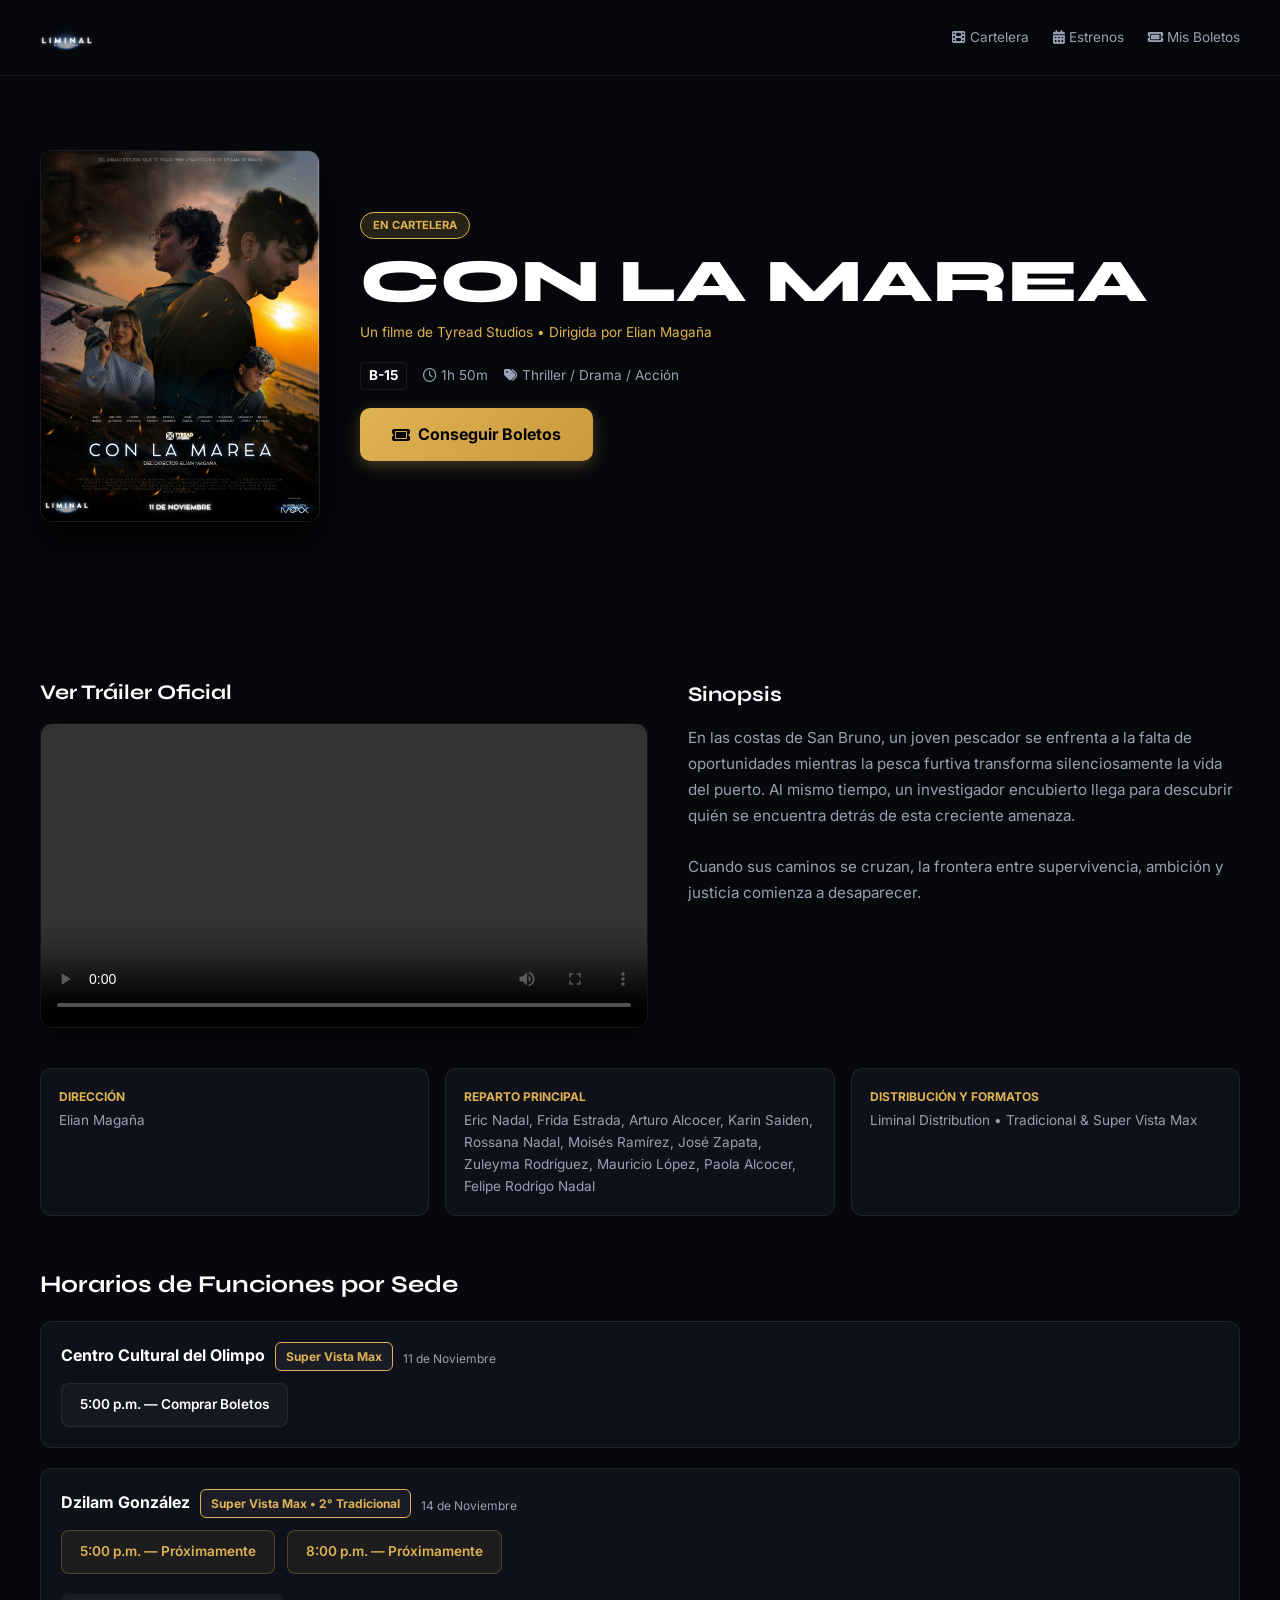
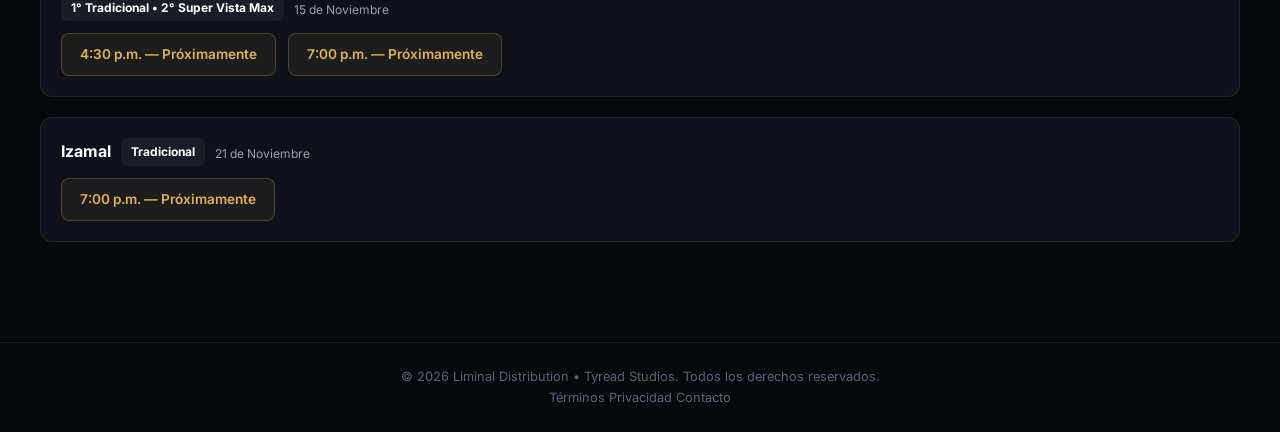
<file: index.html>
<!DOCTYPE html>
<html lang="es">
<head>
  <meta charset="UTF-8">
  <meta name="viewport" content="width=device-width, initial-scale=1.0">
  <title>Liminal Distribution - Con la Marea</title>
  <link rel="stylesheet" href="https://cdnjs.cloudflare.com/ajax/libs/font-awesome/6.4.0/css/all.min.css">
  <link rel="icon" type="image/png" href="img/icono.png">
  <link rel="stylesheet" href="style.css">
</head>
<body>
  <!-- HEADER -->
  <header class="header">
    <div class="container nav-container">
      <a href="index.html" class="logo-link">
        <img src="img/5.png" alt="Liminal Distribution" class="main-logo">
      </a>
      <nav class="nav-menu">
        <a href="#"><i class="fa-solid fa-film"></i> Cartelera</a>
        <a href="#"><i class="fa-solid fa-calendar-days"></i> Estrenos</a>
        <a href="#"><i class="fa-solid fa-ticket"></i> Mis Boletos</a>
      </nav>
    </div>
  </header>

  <!-- HERO SECTION -->
  <section class="hero-section">
    <video class="hero-video" autoplay loop muted playsinline>
      <source src="Videos/trailer.mp4" type="video/mp4">
      Tu navegador no soporta videos HTML5.
    </video>
    <div class="hero-overlay"></div>
    <div class="container hero-content">
      <div class="poster-wrapper">
        <img src="img/POSTER CON LA MAREA.jpeg" alt="Póster Con La Marea" class="poster-img">
      </div>
      <div class="movie-info">
        <span class="badge">EN CARTELERA</span>
        <h1 class="movie-title">CON LA MAREA</h1>
        <p class="studio-tag">Un filme de Tyread Studios • Dirigida por Elian Magaña</p>
        <div class="movie-meta">
          <span class="rating">B-15</span>
          <span><i class="fa-regular fa-clock"></i> 1h 50m</span>
          <span><i class="fa-solid fa-tags"></i> Thriller / Drama / Acción</span>
        </div>
        <a href="#horarios" class="btn-primary">
          <i class="fa-solid fa-ticket"></i> Conseguir Boletos
        </a>
      </div>
    </div>
  </section>

  <main class="container main-content">
    <!-- TRÁILER + SINOPSIS -->
    <section class="trailer-synopsis-grid">
      <div class="trailer-box">
        <h2>Ver Tráiler Oficial</h2>
        <div class="trailer-container">
          <video class="trailer-video" controls>
            <source src="Videos/trailer.mp4" type="video/mp4">
            Tu navegador no soporta la reproducción de video.
          </video>
        </div>
      </div>
      <div class="synopsis-box">
        <h2>Sinopsis</h2>
        <p class="synopsis-text">
          En las costas de San Bruno, un joven pescador se enfrenta a la falta de oportunidades mientras la pesca furtiva transforma silenciosamente la vida del puerto. Al mismo tiempo, un investigador encubierto llega para descubrir quién se encuentra detrás de esta creciente amenaza.<br><br>
          Cuando sus caminos se cruzan, la frontera entre supervivencia, ambición y justicia comienza a desaparecer.
        </p>
      </div>
    </section>

    <!-- CRÉDITOS -->
    <section class="movie-details">
      <div class="credits-grid">
        <div class="credit-item">
          <h3>Dirección</h3>
          <p>Elian Magaña</p>
        </div>
        <div class="credit-item">
          <h3>Reparto Principal</h3>
          <p>Eric Nadal, Frida Estrada, Arturo Alcocer, Karin Saiden, Rossana Nadal, Moisés Ramírez, José Zapata, Zuleyma Rodríguez, Mauricio López, Paola Alcocer, Felipe Rodrigo Nadal</p>
        </div>
        <div class="credit-item">
          <h3>Distribución y Formatos</h3>
          <p>Liminal Distribution • Tradicional & Super Vista Max</p>
        </div>
      </div>
    </section>

    <!-- HORARIOS & ENLACE DE COMPRA -->
    <section id="horarios" class="showtimes-section">
      <h2>Horarios de Funciones por Sede</h2>
      
      <div class="showtime-group">
        <div class="format-header">
          <h3>Centro Cultural del Olimpo</h3>
          <span class="format-tag imax">Super Vista Max</span>
          <span class="format-sub">11 de Noviembre</span>
        </div>
        <div class="showtime-list">
          <!-- ✅ ENLACE CORRECTO Y ASEGURADO -->
          <a href="asientos.html" class="time-slot" style="position:relative; z-index:999; cursor:pointer;">
            5:00 p.m. — Comprar Boletos
          </a>
        </div>
      </div>

      <div class="showtime-group">
        <div class="format-header">
          <h3>Dzilam González</h3>
          <span class="format-tag imax">Super Vista Max • 2° Tradicional</span>
          <span class="format-sub">14 de Noviembre</span>
        </div>
        <div class="showtime-list">
          <span class="time-slot soon">5:00 p.m. — Próximamente</span>
          <span class="time-slot soon">8:00 p.m. — Próximamente</span>
        </div>
        <div class="format-header" style="margin-top: 20px;">
          <span class="format-tag">1° Tradicional • 2° Super Vista Max</span>
          <span class="format-sub">15 de Noviembre</span>
        </div>
        <div class="showtime-list">
          <span class="time-slot soon">4:30 p.m. — Próximamente</span>
          <span class="time-slot soon">7:00 p.m. — Próximamente</span>
        </div>
      </div>

      <div class="showtime-group">
        <div class="format-header">
          <h3>Izamal</h3>
          <span class="format-tag">Tradicional</span>
          <span class="format-sub">21 de Noviembre</span>
        </div>
        <div class="showtime-list">
          <span class="time-slot soon">7:00 p.m. — Próximamente</span>
        </div>
      </div>
    </section>
  </main>

  <footer class="footer">
    <div class="container footer-content">
      <p>&copy; 2026 Liminal Distribution • Tyread Studios. Todos los derechos reservados.</p>
      <div class="footer-links">
        <a href="#">Términos</a>
        <a href="#">Privacidad</a>
        <a href="#">Contacto</a>
      </div>
    </div>
  </footer>
</body>
</html>
</file>
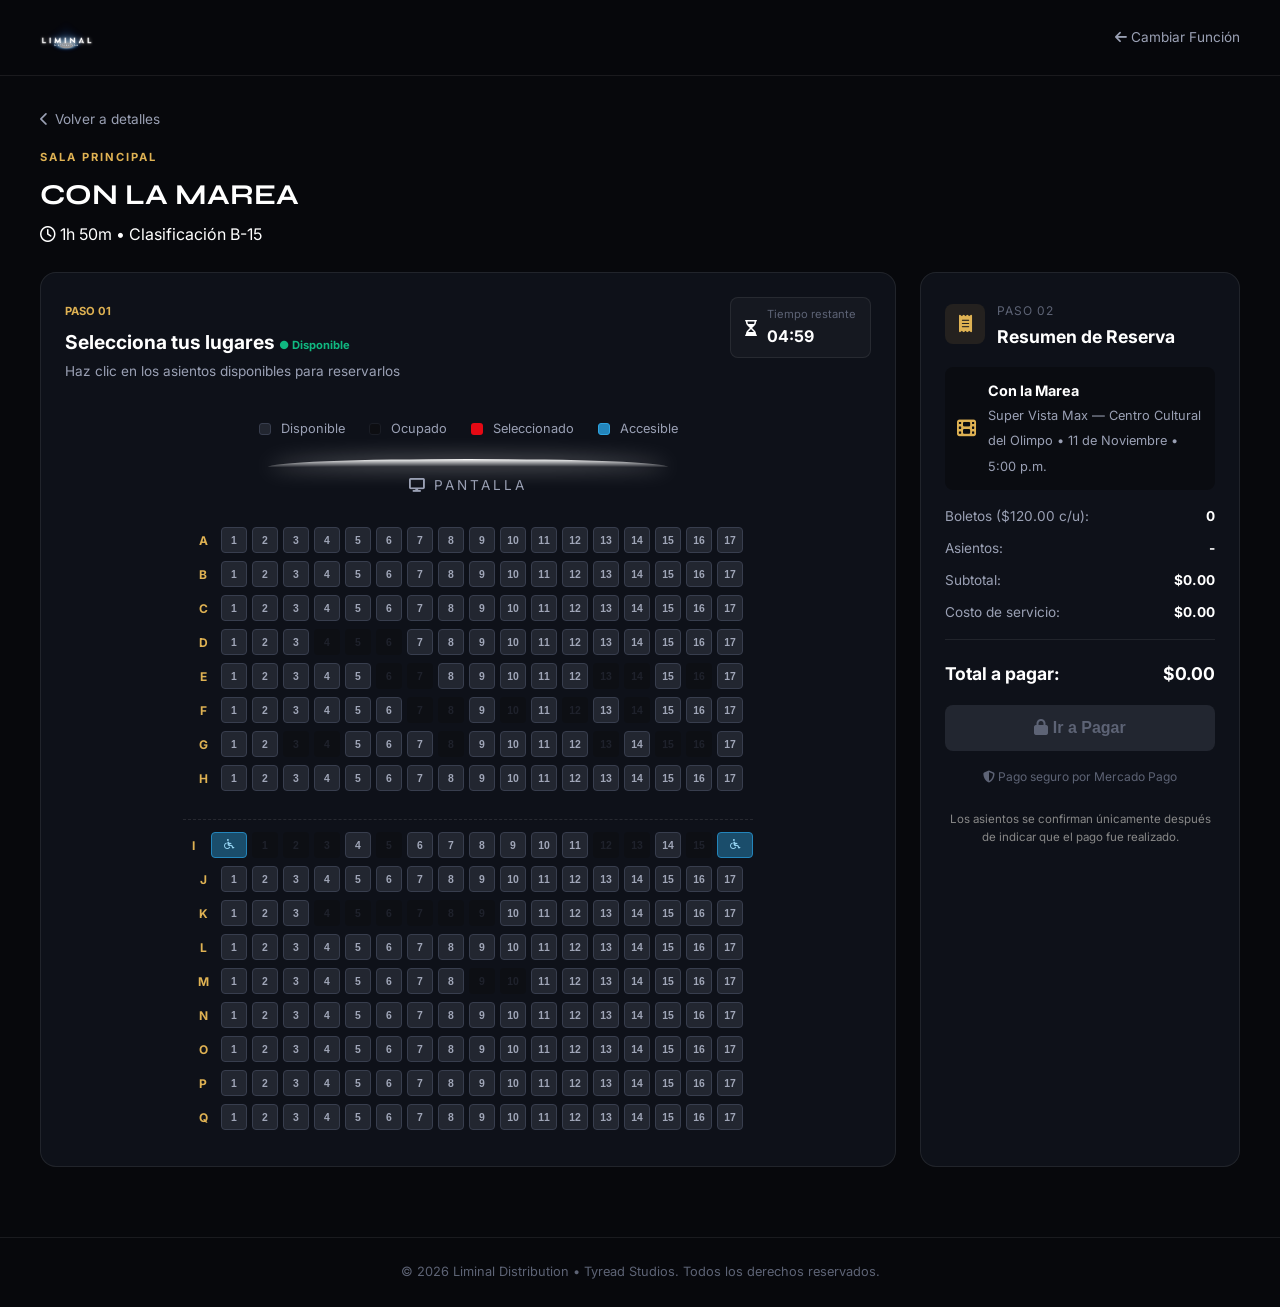
<file: asientos.html>
<!DOCTYPE html>
<html lang="es">
<head>
  <meta charset="UTF-8">
  <meta name="viewport" content="width=device-width, initial-scale=1.0">
  <title>Selección de Asientos - Con la Marea</title>
  <link rel="stylesheet" href="https://cdnjs.cloudflare.com/ajax/libs/font-awesome/6.4.0/css/all.min.css">
  <link rel="icon" type="image/png" href="img/icono.png">
  <link rel="stylesheet" href="style.css">
  <style>
    .ticket-modal {
      position: fixed;
      inset: 0;
      background: rgba(0,0,0,0.92);
      display: none;
      align-items: center;
      justify-content: center;
      z-index: 9999;
      padding: 20px;
      overflow-y: auto;
    }
    .ticket-modal.active { display: flex; }
    .ticket-card {
      background: #fff;
      width: 100%;
      max-width: 650px;
      padding: 40px 35px;
      position: relative;
    }
    .ticket-close {
      position: absolute;
      top: 12px;
      right: 15px;
      background: transparent;
      border: none;
      font-size: 1.5rem;
      cursor: pointer;
      color: #888;
      z-index: 10;
      transition: color 0.2s;
    }
    .ticket-close:hover { color: #000; }
    .ticket-top-logo { text-align: center; margin-bottom: 35px; }
    .ticket-top-logo h2 {
      font-size: 1.6rem;
      color: #334155;
      font-weight: 300;
      letter-spacing: 4px;
      text-transform: uppercase;
      margin: 0;
    }
    .ticket-movie {
      font-size: 2.8rem;
      font-weight: 700;
      letter-spacing: 2px;
      color: #d4af37;
      text-transform: uppercase;
      margin-bottom: 8px;
      text-align: center;
    }
    .ticket-credits {
      color: #666;
      font-size: 0.95rem;
      margin-bottom: 30px;
      text-align: center;
    }
    .ticket-grid {
      display: grid;
      grid-template-columns: 1fr 1fr 110px;
      gap: 22px 15px;
    }
    .ticket-label {
      font-size: 0.85rem;
      color: #999;
      text-transform: uppercase;
      letter-spacing: 1px;
      margin-bottom: 4px;
      display: block;
    }
    .ticket-value {
      font-size: 1.05rem;
      font-weight: 500;
      color: #111;
    }
    .ticket-qr-col {
      grid-row: span 4;
      text-align: center;
    }
    .ticket-qr-col i {
      font-size: 2.8rem;
      color: #111;
      margin-bottom: 6px;
    }
    .ticket-number { font-size: 0.8rem; color: #666; }
    .ticket-divider {
      margin: 30px -35px 20px;
      border-bottom: 1px dashed #ddd;
    }
    .ticket-footer-text {
      text-align: center;
      font-size: 0.85rem;
      color: #888;
      margin-top: 10px;
    }
    .ticket-hint {
      margin-top: 12px;
      font-size: 0.8rem;
      color: #666;
      text-align: center;
    }
    .confirm-modal {
      position: fixed;
      inset: 0;
      background: rgba(0,0,0,0.92);
      display: none;
      align-items: center;
      justify-content: center;
      z-index: 10000;
      padding: 20px;
    }
    .confirm-modal.active { display: flex; }
    .confirm-card {
      background: #fff;
      padding: 30px 25px;
      border-radius: 12px;
      max-width: 420px;
      width: 100%;
      text-align: center;
    }
    .confirm-card h3 {
      color: #111;
      margin-bottom: 12px;
      font-size: 1.3rem;
    }
    .confirm-card p {
      color: #666;
      margin-bottom: 24px;
      font-size: 0.95rem;
    }
    .confirm-buttons {
      display: flex;
      gap: 12px;
      flex-wrap: wrap;
      justify-content: center;
    }
    .confirm-btn-yes {
      background: #10b981;
      color: #fff;
      border: none;
      padding: 12px 24px;
      border-radius: 8px;
      font-weight: 600;
      cursor: pointer;
      transition: background 0.2s;
    }
    .confirm-btn-yes:hover { background: #059669; }
    .confirm-btn-no {
      background: #e5e7eb;
      color: #374151;
      border: none;
      padding: 12px 24px;
      border-radius: 8px;
      font-weight: 500;
      cursor: pointer;
      transition: background 0.2s;
    }
    .confirm-btn-no:hover { background: #d1d5db; }
    @media (max-width: 900px) {
      .lz-booking-layout { flex-direction: column !important; }
      .lz-map-card, .lz-summary-card { width: 100% !important; max-width: 100% !important; }
    }
    @media (max-width: 600px) {
      .ticket-grid { grid-template-columns: 1fr; }
      .ticket-card { padding: 25px 20px; }
      .ticket-divider { margin: 30px -20px; }
      .ticket-movie { font-size: 1.8rem; }
      .lz-seat { width: 28px !important; height: 28px !important; font-size: 0.7rem !important; }
      .lz-map-header { flex-wrap: wrap; gap: 12px; }
      .lz-timer { width: 100%; justify-content: flex-end; }
    }
    @media (max-width: 400px) {
      .lz-seat { width: 24px !important; height: 24px !important; font-size: 0.6rem !important; }
      .lz-row-label { min-width: 20px; font-size: 0.8rem; }
    }
    .cargando { opacity: 0.5; pointer-events: none; }
  </style>
</head>
<body>
  <header class="header">
    <div class="container nav-container">
      <a href="index.html" class="logo-link">
        <img src="img/5.png" alt="Liminal Distribution" class="main-logo">
      </a>
      <a href="index.html" class="back-link"><i class="fa-solid fa-arrow-left"></i> Cambiar Función</a>
    </div>
  </header>

  <main class="container lz-seat-page">
    <div class="lz-booking-header">
      <a href="index.html" class="back-btn"><i class="fa-solid fa-chevron-left"></i> Volver a detalles</a>
      <div class="lz-movie-heading">
        <span class="lz-eyebrow">SALA PRINCIPAL</span>
        <h1>CON LA MAREA</h1>
        <p><i class="fa-regular fa-clock"></i> 1h 50m • Clasificación B-15</p>
      </div>
    </div>

    <div class="lz-booking-layout">
      <div class="lz-map-card">
        <div class="lz-map-header">
          <div>
            <span class="lz-section-label">PASO 01</span>
            <h2>Selecciona tus lugares <span id="estadoConexion" style="font-size:0.7rem;color:#888;">(cargando...)</span></h2>
            <p>Haz clic en los asientos disponibles para reservarlos</p>
          </div>
          <div class="lz-timer">
            <i class="fa-regular fa-hourglass-half"></i>
            <div>
              <small>Tiempo restante</small>
              <strong id="timer">05:00</strong>
            </div>
          </div>
        </div>

        <div class="lz-seat-status">
          <div><span class="lz-status-dot available"></span> Disponible</div>
          <div><span class="lz-status-dot occupied"></span> Ocupado</div>
          <div><span class="lz-status-dot selected"></span> Seleccionado</div>
          <div><span class="lz-status-dot accessible"></span> Accesible</div>
        </div>

        <div class="lz-screen-zone">
          <div class="lz-screen"></div>
          <p class="lz-screen-text"><i class="fa-solid fa-display"></i> PANTALLA</p>
        </div>

        <div class="lz-theater-scroll">
          <div class="lz-theater-map" id="seatingGrid"></div>
        </div>
      </div>

      <aside class="lz-summary-card">
        <div class="lz-summary-heading">
          <div class="lz-summary-icon"><i class="fa-solid fa-receipt"></i></div>
          <div>
            <span>PASO 02</span>
            <h2>Resumen de Reserva</h2>
          </div>
        </div>

        <div class="lz-film-box">
          <div class="lz-film-icon"><i class="fa-solid fa-film"></i></div>
          <div>
            <strong>Con la Marea</strong>
            <span id="summaryDetails">Super Vista Max — Centro Cultural del Olimpo • 11 de Noviembre • 5:00 p.m.</span>
          </div>
        </div>

        <div class="lz-summary-list">
          <div class="lz-summary-row">
            <span>Boletos ($120.00 c/u):</span>
            <strong id="ticketCount">0</strong>
          </div>
          <div class="lz-summary-row">
            <span>Asientos:</span>
            <strong id="selectedSeatsList">-</strong>
          </div>
          <div class="lz-summary-row">
            <span>Subtotal:</span>
            <strong id="subtotal">$0.00</strong>
          </div>
          <div class="lz-summary-row">
            <span>Costo de servicio:</span>
            <strong id="serviceFeeText">$0.00</strong>
          </div>
        </div>

        <div class="lz-divider"></div>

        <div class="lz-total">
          <span>Total a pagar:</span>
          <strong id="totalPrice">$0.00</strong>
        </div>

        <button class="lz-pay-btn" id="payBtn" disabled>
          <i class="fa-solid fa-lock"></i> Ir a Pagar
        </button>
        <p class="lz-security"><i class="fa-solid fa-shield-halved"></i> Pago seguro por Mercado Pago</p>
        <p style="font-size:0.72rem;color:#888;margin-top:8px;text-align:center;">
          Los asientos se confirman únicamente después de indicar que el pago fue realizado.
        </p>
      </aside>
    </div>
  </main>

  <div class="confirm-modal" id="confirmModal">
    <div class="confirm-card">
      <h3>¿Ya realizaste el pago?</h3>
      <p>Una vez confirmado, se generará tu boleto. Asegúrate de haber completado el pago en la ventana de Mercado Pago.</p>
      <div class="confirm-buttons">
        <button class="confirm-btn-no" id="notPaidBtn">Aún no, seguir pagando</button>
        <button class="confirm-btn-yes" id="alreadyPaidBtn">✅ Sí, ya pagué — Generar boleto</button>
      </div>
    </div>
  </div>

  <div class="ticket-modal" id="ticketModal">
    <div class="ticket-card">
      <button class="ticket-close" id="closeTicket">&times;</button>
      <div id="ticketBody"></div>
    </div>
  </div>

  <footer class="footer">
    <p>© 2026 Liminal Distribution • Tyread Studios. Todos los derechos reservados.</p>
  </footer>

  <script>
    // ============== CONFIGURACIÓN ==============
    const PRECIO = 120;
    const CARGO_SERVICIO = 12;
    const ENLACE_PAGO = "https://mpago.la/141RkRB";
    const FUNCION = "Centro Cultural del Olimpo";
    const FECHA = "11 de Noviembre";
    const HORA = "5:00 p.m.";
    const FORMATO = "Super Vista Max";
    const ESTUDIO = "Tyread Studios • Dir. Elian Magaña";
    const TIEMPO_RESERVA = 300;
    const STORAGE_KEY = "liminal_con_la_marea_asientos";

    const filas = [
      ['A', 17], ['B', 17], ['C', 17], ['D', 17],
      ['E', 17], ['F', 17], ['G', 17], ['H', 17],
      ['I', 15, true], ['J', 17], ['K', 17], ['L', 17],
      ['M', 17], ['N', 17], ['O', 17], ['P', 17],
      ['Q', 17]
    ];

    const ocupadosFijos = [
      'D4', 'D5', 'D6', 'E6', 'E7', 'E13', 'E14', 'E16',
      'F7', 'F8', 'F10', 'F12', 'F14', 'G3', 'G4', 'G8',
      'G13', 'G15', 'G16', 'I1', 'I2', 'I3', 'I5', 'I12', 'I13', 'I15',
      'K4','K5','K6','K7','K8','K9',
      'M9', 'M10'
    ];

    let comprados = [];
    let todosOcupados = [];
    const mapa = document.getElementById('seatingGrid');
    let seleccionados = [];
    let pagoIniciado = false;
    let tiempoRestante = TIEMPO_RESERVA;
    let intervaloReloj = null;

    // ============== ALMACENAMIENTO LOCAL ==============
    function cargarDatosServidor() {
      try {
        const guardados = JSON.parse(localStorage.getItem(STORAGE_KEY) || '[]');
        comprados = Array.isArray(guardados) ? guardados : [];
        todosOcupados = [...ocupadosFijos, ...comprados];

        document.getElementById('estadoConexion').textContent = "● Disponible";
        document.getElementById('estadoConexion').style.color = "#10b981";
        return true;
      } catch (e) {
        console.error("Error al cargar asientos:", e);
        comprados = [];
        todosOcupados = [...ocupadosFijos];

        document.getElementById('estadoConexion').textContent = "⚠️ Modo local";
        document.getElementById('estadoConexion').style.color = "#f59e0b";
        return false;
      }
    }

    function guardarDatosServidor() {
      try {
        localStorage.setItem(STORAGE_KEY, JSON.stringify(comprados));
        todosOcupados = [...ocupadosFijos, ...comprados];
        return true;
      } catch (e) {
        console.error("Error al guardar asientos:", e);
        return false;
      }
    }

    function reservarSeleccionadosLocalmente() {
      const nuevos = seleccionados.filter(id => !comprados.includes(id));
      comprados = [...new Set([...comprados, ...nuevos])];
      return guardarDatosServidor();
    }

    function liberarSeleccionadosLocalmente() {
      comprados = comprados.filter(s => !seleccionados.includes(s));
      return guardarDatosServidor();
    }

    // ============== FUNCIONES DEL MAPA ==============
    function dibujarMapa() {
      mapa.innerHTML = '';
      
      filas.forEach(([letra, cantidad, accesible]) => {
        const filaDiv = document.createElement('div');
        filaDiv.className = 'lz-seat-row' + (letra === 'I' ? ' row-separator' : '');

        const etiqueta = document.createElement('span');
        etiqueta.className = 'lz-row-label';
        etiqueta.textContent = letra;
        filaDiv.appendChild(etiqueta);

        const grupo = document.createElement('div');
        grupo.className = 'lz-seat-group';

        if (accesible) grupo.appendChild(crearBoton('I-IZQ', true));
        for (let n = 1; n <= cantidad; n++) {
          const id = `${letra}${n}`;
          grupo.appendChild(crearBoton(id, false));
        }
        if (accesible) grupo.appendChild(crearBoton('I-DER', true));

        filaDiv.appendChild(grupo);
        mapa.appendChild(filaDiv);
      });
    }

    function crearBoton(id, esAccesible) {
      const btn = document.createElement('button');
      btn.className = 'lz-seat' + (esAccesible ? ' lz-seat-accessible' : '');
      btn.innerHTML = esAccesible ? '<i class="fa-solid fa-wheelchair"></i>' : id.replace(/[A-Z-]/g, '');
      btn.dataset.seat = id;

      if (todosOcupados.includes(id)) {
        btn.classList.add('occupied');
        btn.disabled = true;
      } else {
        if (seleccionados.includes(id)) {
          btn.classList.add('selected');
        }
        btn.addEventListener('click', () => alternar(btn, id));
      }
      return btn;
    }

    function alternar(boton, id) {
      if (pagoIniciado) {
        alert('⚠️ Hay un proceso de pago activo. Si deseas cambiar de asientos, presiona "Aún no, seguir pagando" en el modal.');
        return;
      }
      
      if (boton.classList.contains('selected')) {
        boton.classList.remove('selected');
        seleccionados = seleccionados.filter(s => s !== id);
      } else {
        boton.classList.add('selected');
        seleccionados.push(id);
      }
      actualizarResumen();
    }

    function actualizarResumen() {
      const cantidad = seleccionados.length;
      const subtotal = cantidad * PRECIO;
      const cargo = cantidad > 0 ? CARGO_SERVICIO : 0;
      const total = subtotal + cargo;

      document.getElementById('ticketCount').textContent = cantidad;
      document.getElementById('selectedSeatsList').textContent = cantidad ? seleccionados.join(', ') : '-';
      document.getElementById('subtotal').textContent = `$${subtotal.toFixed(2)}`;
      document.getElementById('serviceFeeText').textContent = `$${cargo.toFixed(2)}`;
      document.getElementById('totalPrice').textContent = `$${total.toFixed(2)}`;

      const btnPagar = document.getElementById('payBtn');
      btnPagar.disabled = !cantidad || pagoIniciado;
      btnPagar.classList.toggle('active', cantidad > 0 && !pagoIniciado);
    }

    function datosBoleto() {
      if (!seleccionados.length) return null;
      const primera = seleccionados[0];
      const fila = primera.replace(/\d|-/g, '').charAt(0);
      const asientos = seleccionados.map(s => s.replace(/[A-Z-]/g, '')).join(', ');
      return {
        pelicula: 'CON LA MAREA',
        funcion: FUNCION,
        fecha: FECHA,
        hora: HORA,
        formato: FORMATO,
        fila: fila,
        asientos: asientos,
        numero: Math.floor(Math.random() * 900000) + 100000,
        estudio: ESTUDIO
      };
    }

    function dibujarBoleto(datos) {
      document.getElementById('ticketBody').innerHTML = `
        <div class="ticket-top-logo"><h2>SUPER VISTA MAX</h2></div>
        <h1 class="ticket-movie">${datos.pelicula}</h1>
        <p class="ticket-credits">${datos.estudio}</p>
        <div class="ticket-grid">
          <div>
            <span class="ticket-label">Función</span>
            <div class="ticket-value">${datos.funcion}</div>
          </div>
          <div>
            <span class="ticket-label">Fecha</span>
            <div class="ticket-value">${datos.fecha}</div>
          </div>
          <div class="ticket-qr-col">
            <i class="fa-solid fa-qrcode"></i>
            <div class="ticket-number">Nº ${datos.numero}</div>
          </div>
          <div>
            <span class="ticket-label">Hora</span>
            <div class="ticket-value">${datos.hora}</div>
          </div>
          <div>
            <span class="ticket-label">Formato</span>
            <div class="ticket-value">${datos.formato}</div>
          </div>
          <div>
            <span class="ticket-label">Fila</span>
            <div class="ticket-value">${datos.fila}</div>
          </div>
          <div>
            <span class="ticket-label">Asientos</span>
            <div class="ticket-value">${datos.asientos}</div>
          </div>
        </div>
        <div class="ticket-divider"></div>
        <p class="ticket-footer-text">Presenta este boleto en la entrada • Liminal Distribution © 2026</p>
        <p class="ticket-hint">📸 Toma captura de pantalla como comprobante</p>
      `;
      document.getElementById('confirmModal').classList.remove('active');
      document.getElementById('ticketModal').classList.add('active');
    }

    function reiniciarReloj() {
      if (intervaloReloj) clearInterval(intervaloReloj);
      tiempoRestante = TIEMPO_RESERVA;
      actualizarRelojVisual();
      intervaloReloj = setInterval(() => {
        if (tiempoRestante > 0) {
          tiempoRestante--;
          actualizarRelojVisual();
        }
      }, 1000);
    }

    function actualizarRelojVisual() {
      const m = String(Math.floor(tiempoRestante / 60)).padStart(2, '0');
      const s = String(tiempoRestante % 60).padStart(2, '0');
      document.getElementById('timer').textContent = `${m}:${s}`;
    }

    // ============== EVENTOS ==============
    document.getElementById('payBtn').addEventListener('click', () => {
      if (!seleccionados.length || pagoIniciado) return;

      pagoIniciado = true;
      
      // Reservar de inmediato los asientos para evitar doble selección
      reservarSeleccionadosLocalmente();
      dibujarMapa();
      actualizarResumen();

      // Abrir pasarela de pago en nueva pestaña
      window.open(ENLACE_PAGO, '_blank');
      
      // Mostrar modal de confirmación
      document.getElementById('confirmModal').classList.add('active');
    });

    document.getElementById('alreadyPaidBtn').addEventListener('click', () => {
      if (!pagoIniciado || !seleccionados.length) {
        alert("Debes iniciar el proceso de pago antes de generar el boleto.");
        return;
      }

      const datos = datosBoleto();
      dibujarBoleto(datos);

      pagoIniciado = false;
      seleccionados = [];
      actualizarResumen();
      reiniciarReloj();
    });

    document.getElementById('notPaidBtn').addEventListener('click', () => {
      document.getElementById('confirmModal').classList.remove('active');

      // Liberar asientos guardados temporalmente
      liberarSeleccionadosLocalmente();
      pagoIniciado = false;
      
      dibujarMapa();
      actualizarResumen();
    });

    document.getElementById('closeTicket').addEventListener('click', () => {
      document.getElementById('ticketModal').classList.remove('active');
    });

    // Sincronización entre pestañas
    setInterval(() => {
      if (pagoIniciado) return;
      cargarDatosServidor();
      dibujarMapa();
    }, 8000);

    window.addEventListener('storage', (event) => {
      if (event.key === STORAGE_KEY && !pagoIniciado) {
        cargarDatosServidor();
        dibujarMapa();
      }
    });

    // ============== INICIO ==============
    (async () => {
      cargarDatosServidor();
      dibujarMapa();
      reiniciarReloj();
    })();
  </script>
</body>
</html>
</file>
<file: style.css>
/* =========================================================
   LIMINAL DISTRIBUTION - ESTILOS ELEGANTES Y CINEMATOGRÁFICOS
========================================================= */
@import url('https://fonts.googleapis.com/css2?family=Inter:wght@300;400;500;600;700&family=Syne:wght@700;800;900&display=swap');

:root {
  --bg-dark: #07080c;
  --bg-card: rgba(16, 19, 27, 0.9);
  --bg-card-hover: #1b202e;
  
  --text-main: #ffffff;
  --text-muted: #9aa0b4;
  --text-dim: #5d6375;
  
  --primary: #e50914;
  --primary-hover: #ff1f2a;
  --primary-glow: rgba(229, 9, 20, 0.4);
  
  --gold: #dfb253;
  --gold-glow: rgba(223, 178, 83, 0.25);
  
  --border-subtle: rgba(255, 255, 255, 0.08);
  --font-heading: 'Syne', sans-serif;
  --font-body: 'Inter', sans-serif;
}

* {
  box-sizing: border-box;
  margin: 0;
  padding: 0;
}

body {
  background-color: var(--bg-dark);
  color: var(--text-main);
  font-family: var(--font-body);
  line-height: 1.6;
  -webkit-font-smoothing: antialiased;
}

a {
  color: inherit;
  text-decoration: none;
}

.container {
  width: min(1200px, calc(100% - 32px));
  margin: 0 auto;
}

/* HEADER & LOGO */
.header {
  position: sticky;
  top: 0;
  z-index: 100;
  background: rgba(7, 8, 12, 0.92);
  backdrop-filter: blur(16px);
  border-bottom: 1px solid var(--border-subtle);
}

.nav-container {
  min-height: 75px;
  display: flex;
  align-items: center;
  justify-content: space-between;
}

.main-logo {
  max-height: 42px;
  width: auto;
  display: block;
  object-fit: contain;
}

.nav-menu {
  display: flex;
  gap: 24px;
}

.nav-menu a, .back-link {
  color: var(--text-muted);
  font-size: 0.85rem;
  transition: color 0.2s ease;
}

.nav-menu a:hover, .back-link:hover {
  color: var(--gold);
}

/* HERO SECTION CON VIDEO DE FONDO */
.hero-section {
  position: relative;
  min-height: 520px;
  display: flex;
  align-items: center;
  overflow: hidden;
}

.hero-video {
  position: absolute;
  top: 50%;
  left: 50%;
  min-width: 100%;
  min-height: 100%;
  width: auto;
  height: auto;
  z-index: 0;
  transform: translate(-50%, -50%);
  object-fit: cover;
  filter: brightness(0.4) contrast(1.1);
}

.hero-overlay {
  position: absolute;
  inset: 0;
  z-index: 1;
  background: linear-gradient(180deg, rgba(7,8,12,0.4) 0%, rgba(7,8,12,0.7) 60%, var(--bg-dark) 100%);
}

.hero-content {
  position: relative;
  z-index: 2;
  display: grid;
  grid-template-columns: 280px 1fr;
  gap: 40px;
  align-items: center;
  padding: 60px 0;
}

.poster-wrapper {
  max-width: 280px;
  width: 100%;
  border-radius: 12px;
  overflow: hidden;
  box-shadow: 0 20px 40px rgba(0, 0, 0, 0.8);
  border: 1px solid var(--border-subtle);
}

.poster-img {
  width: 100%;
  height: auto;
  display: block;
  object-fit: cover;
}

.badge {
  display: inline-block;
  padding: 4px 12px;
  background: rgba(223, 178, 83, 0.15);
  border: 1px solid var(--gold);
  border-radius: 20px;
  color: var(--gold);
  font-size: 0.7rem;
  font-weight: 700;
  text-transform: uppercase;
}

.movie-title {
  font-family: var(--font-heading);
  font-size: clamp(2.2rem, 5vw, 3.8rem);
  font-weight: 800;
  line-height: 1.1;
  color: #ffffff;
  margin-top: 10px;
  text-shadow: 0 2px 10px rgba(0,0,0,0.5);
}

.studio-tag {
  color: var(--gold);
  font-size: 0.85rem;
  margin-top: 6px;
}

.movie-meta {
  display: flex;
  align-items: center;
  gap: 16px;
  margin: 18px 0;
  color: var(--text-muted);
  font-size: 0.85rem;
  flex-wrap: wrap;
}

.rating {
  padding: 2px 8px;
  border: 1px solid var(--border-subtle);
  border-radius: 4px;
  color: #fff;
  font-weight: 700;
}

.btn-primary {
  display: inline-flex;
  align-items: center;
  gap: 8px;
  padding: 12px 28px;
  background: var(--primary);
  color: #fff;
  border-radius: 8px;
  font-weight: 700;
  transition: all 0.25s ease;
  border: none;
  cursor: pointer;
  font-size: 1rem;
}

.btn-primary:hover {
  background: var(--primary-hover);
  transform: translateY(-2px);
  box-shadow: 0 6px 20px var(--primary-glow);
}

/* CONTENIDO Y HORARIOS */
.main-content {
  padding: 40px 0;
}

.main-content h2 {
  font-family: var(--font-heading);
  font-size: 1.5rem;
  margin-bottom: 16px;
  color: #fff;
}

.synopsis-text {
  color: var(--text-muted);
  font-size: 0.95rem;
  max-width: 800px;
  line-height: 1.7;
}

.credits-grid {
  display: grid;
  grid-template-columns: repeat(auto-fit, minmax(220px, 1fr));
  gap: 16px;
  margin-top: 24px;
}

.credit-item {
  padding: 18px;
  background: var(--bg-card);
  border: 1px solid var(--border-subtle);
  border-radius: 12px;
}

.credit-item h3 {
  color: var(--gold);
  font-size: 0.75rem;
  text-transform: uppercase;
  margin-bottom: 4px;
}

.credit-item p {
  color: var(--text-muted);
  font-size: 0.85rem;
}

.showtimes-section {
  margin-top: 50px;
}

.showtime-group {
  padding: 20px;
  background: var(--bg-card);
  border: 1px solid var(--border-subtle);
  border-radius: 12px;
  margin-bottom: 20px;
}

.format-header {
  display: flex;
  align-items: center;
  gap: 10px;
  flex-wrap: wrap;
}

.format-header h3 {
  font-size: 1rem;
}

.format-tag {
  display: inline-block;
  padding: 4px 10px;
  background: rgba(255, 255, 255, 0.05);
  border-radius: 6px;
  font-size: 0.75rem;
  font-weight: 700;
}

.format-tag.imax {
  color: var(--gold);
  border: 1px solid var(--gold);
}

.format-sub {
  display: block;
  color: var(--text-muted);
  font-size: 0.75rem;
  margin-top: 4px;
}

.showtime-list {
  display: flex;
  gap: 12px;
  margin-top: 12px;
  flex-wrap: wrap;
}

.time-slot {
  padding: 10px 18px;
  background: #151821;
  border: 1px solid var(--border-subtle);
  border-radius: 8px;
  font-size: 0.85rem;
  font-weight: 600;
  transition: all 0.2s ease;
}

.time-slot:hover {
  background: var(--primary);
  border-color: var(--primary);
}

/* =========================================================
   MAPA DE ASIENTOS — AJUSTADO AL PLANO FÍSICO
========================================================= */
.lz-seat-page {
  padding: 30px 0;
}

.lz-booking-header {
  margin-bottom: 24px;
}

.back-btn {
  color: var(--text-muted);
  font-size: 0.85rem;
  display: inline-flex;
  align-items: center;
  gap: 6px;
  margin-bottom: 12px;
}

.back-btn:hover {
  color: var(--gold);
}

.lz-movie-heading h1 {
  font-family: var(--font-heading);
  font-size: 1.8rem;
  margin: 4px 0;
}

.lz-eyebrow {
  color: var(--gold);
  font-size: 0.7rem;
  font-weight: 700;
  letter-spacing: 2px;
  text-transform: uppercase;
}

.lz-booking-layout {
  display: grid;
  grid-template-columns: 1fr 320px;
  gap: 24px;
}

.lz-map-card {
  background: var(--bg-card);
  border: 1px solid var(--border-subtle);
  border-radius: 16px;
  padding: 24px;
  display: flex;
  flex-direction: column;
}

.lz-map-header {
  display: flex;
  justify-content: space-between;
  align-items: flex-start;
  flex-wrap: wrap;
  gap: 16px;
  margin-bottom: 16px;
}

.lz-section-label {
  color: var(--gold);
  font-size: 0.7rem;
  font-weight: 700;
  text-transform: uppercase;
}

.lz-map-card h2 {
  font-size: 1.2rem;
  margin: 4px 0;
}

.lz-map-card p {
  font-size: 0.85rem;
  color: var(--text-muted);
}

.lz-timer {
  display: flex;
  align-items: center;
  gap: 10px;
  padding: 8px 14px;
  background: rgba(255,255,255,0.03);
  border: 1px solid var(--border-subtle);
  border-radius: 8px;
  white-space: nowrap;
}

.lz-timer small {
  display: block;
  font-size: 0.7rem;
  color: var(--text-dim);
}

.lz-seat-status {
  display: flex;
  justify-content: center;
  gap: 24px;
  margin: 20px 0;
  font-size: 0.8rem;
  color: var(--text-muted);
  flex-wrap: wrap;
}

.lz-status-dot {
  display: inline-block;
  width: 12px;
  height: 12px;
  border-radius: 3px;
  margin-right: 6px;
  vertical-align: middle;
}

.lz-status-dot.available { background: #222630; border: 1px solid #383e4e; }
.lz-status-dot.selected { background: var(--primary); }
.lz-status-dot.occupied { background: #0d0e12; border: 1px solid #1a1d25; }

/* ESCENARIO / PANTALLA */
.lz-screen-zone {
  text-align: center;
  margin-bottom: 30px;
}

.lz-screen {
  height: 8px;
  background: linear-gradient(180deg, #ffffff 0%, rgba(255,255,255,0.1) 100%);
  border-radius: 50% 50% 0 0 / 100% 100% 0 0;
  box-shadow: 0 0 20px rgba(255,255,255,0.5);
  max-width: 400px;
  margin: 0 auto;
}

.lz-screen-text {
  font-size: 0.65rem;
  letter-spacing: 3px;
  color: var(--text-dim);
  margin-top: 8px;
}

/* MAPA DE ASIENTOS */
.lz-theater-scroll {
  width: 100%;
  overflow-x: auto;
  padding-bottom: 12px;
}

.lz-theater-map {
  display: flex;
  flex-direction: column;
  align-items: center;
  gap: 8px;
  min-width: 580px;
  margin: 0 auto;
}

.lz-seat-row {
  display: flex;
  align-items: center;
  gap: 8px;
}

/* Separación visual después de la fila I */
.lz-seat-row.row-separator {
  margin-top: 20px;
  padding-top: 12px;
  border-top: 1px dashed rgba(255, 255, 255, 0.1);
}

.lz-row-label {
  width: 20px;
  color: var(--gold);
  font-size: 0.75rem;
  font-weight: 700;
  text-align: center;
  flex-shrink: 0;
}

.lz-seat-group {
  display: flex;
  gap: 5px;
}

/* Asiento individual */
.lz-seat {
  width: 26px;
  height: 26px;
  background-color: #222630;
  border: 1px solid #383e4e;
  border-radius: 4px;
  color: #a0a6b8;
  font-size: 0.65rem;
  font-weight: 600;
  cursor: pointer;
  display: inline-flex;
  align-items: center;
  justify-content: center;
  transition: all 0.15s ease;
  flex-shrink: 0;
}

.lz-seat:hover:not(:disabled) {
  border-color: var(--gold);
  color: #fff;
  transform: scale(1.08);
}

.lz-seat.selected {
  background-color: var(--primary);
  border-color: #ff4d55;
  color: #fff;
  box-shadow: 0 0 8px var(--primary-glow);
}

.lz-seat.occupied {
  background-color: #0d0e12;
  border-color: transparent;
  color: #2a2d38;
  cursor: not-allowed;
  opacity: 0.6;
}

/* BOTÓN LIMPIAR */
.lz-map-footer {
  margin-top: 20px;
  display: flex;
  justify-content: flex-start;
}

.lz-clear-btn {
  display: inline-flex;
  align-items: center;
  gap: 8px;
  padding: 8px 16px;
  background: rgba(255, 255, 255, 0.04);
  border: 1px solid var(--border-subtle);
  border-radius: 6px;
  color: var(--text-muted);
  font-size: 0.8rem;
  font-weight: 500;
  cursor: pointer;
  transition: all 0.2s ease;
}

.lz-clear-btn:hover {
  background: rgba(255, 255, 255, 0.08);
  color: #fff;
  border-color: rgba(255, 255, 255, 0.2);
}

/* RESUMEN */
.lz-summary-card {
  background: var(--bg-card);
  border: 1px solid var(--border-subtle);
  border-radius: 16px;
  padding: 24px;
  display: flex;
  flex-direction: column;
  gap: 16px;
  position: sticky;
  top: 90px;
}

.lz-summary-heading {
  display: flex;
  align-items: center;
  gap: 12px;
}

.lz-summary-icon {
  width: 40px;
  height: 40px;
  background: rgba(223, 178, 83, 0.1);
  color: var(--gold);
  border-radius: 8px;
  display: flex;
  align-items: center;
  justify-content: center;
  font-size: 1.1rem;
}

.lz-summary-heading span {
  font-size: 0.75rem;
  color: var(--text-dim);
  text-transform: uppercase;
  letter-spacing: 1px;
}

.lz-summary-card h2 {
  font-size: 1.1rem;
}

.lz-film-box {
  display: flex;
  align-items: center;
  gap: 12px;
  padding: 12px;
  background: rgba(0,0,0,0.3);
  border-radius: 8px;
}

.lz-film-icon {
  color: var(--gold);
  font-size: 1.2rem;
}

.lz-film-box strong {
  display: block;
  font-size: 0.9rem;
}

.lz-film-box span {
  font-size: 0.8rem;
  color: var(--text-muted);
}

.lz-summary-list {
  display: flex;
  flex-direction: column;
  gap: 10px;
}

.lz-summary-row {
  display: flex;
  justify-content: space-between;
  font-size: 0.85rem;
  color: var(--text-muted);
}

.lz-summary-row strong {
  color: #fff;
}

.lz-divider {
  height: 1px;
  background: var(--border-subtle);
}

.lz-total {
  display: flex;
  justify-content: space-between;
  align-items: center;
  font-size: 1.1rem;
  font-weight: 700;
  padding-top: 4px;
}

.lz-pay-btn {
  width: 100%;
  padding: 14px;
  border: none;
  border-radius: 8px;
  background: #222630;
  color: var(--text-dim);
  font-weight: 700;
  cursor: not-allowed;
  transition: all 0.2s ease;
  font-size: 1rem;
}

.lz-pay-btn.active {
  background: var(--primary);
  color: #fff;
  cursor: pointer;
}

.lz-pay-btn.active:hover {
  background: var(--primary-hover);
  box-shadow: 0 4px 15px var(--primary-glow);
  transform: translateY(-1px);
}

.lz-security {
  text-align: center;
  font-size: 0.75rem;
  color: var(--text-dim);
}

/* RESPONSIVE */
@media (max-width: 850px) {
  .lz-booking-layout {
    grid-template-columns: 1fr;
  }
  .lz-summary-card {
    position: static;
  }
}
/* =========================================================
   ESTILOS PARA ASIENTOS ACCESIBLES
========================================================= */
.lz-status-dot.accessible { 
  background: #2385bb; 
  border: 1px solid #2ea4e0; 
}

.lz-seat-accessible {
  background-color: #1a4d6b;
  border-color: #2385bb;
  color: #94d2f0;
  width: 36px;
}

.lz-seat-accessible:hover:not(:disabled) {
  border-color: #5ac8fa;
  color: #fff;
  transform: scale(1.08);
}

.lz-seat-accessible.selected {
  background-color: #2385bb;
  border-color: #5ac8fa;
  color: #fff;
  box-shadow: 0 0 8px rgba(90, 200, 250, 0.4);
}

/* Botón de pago como enlace */
a.lz-pay-btn {
  text-decoration: none;
  display: inline-flex;
  align-items: center;
  justify-content: center;
  gap: 8px;
}

a.lz-pay-btn:disabled {
  pointer-events: none;
}
/* =========================================================
   PIE DE PÁGINA
========================================================= */
.footer {
  text-align: center;
  padding: 24px 0;
  margin-top: 40px;
  border-top: 1px solid var(--border-subtle);
  color: var(--text-dim);
  font-size: 0.8rem;
}

/* Asientos accesibles */
.lz-status-dot.accessible { 
  background: #2385bb; 
  border: 1px solid #2ea4e0; 
}

.lz-seat-accessible {
  background-color: #1a4d6b;
  border-color: #2385bb;
  color: #94d2f0;
  width: 36px;
}

.lz-seat-accessible:hover:not(:disabled) {
  border-color: #5ac8fa;
  color: #fff;
  transform: scale(1.08);
}

.lz-seat-accessible.selected {
  background-color: #2385bb;
  border-color: #5ac8fa;
  color: #fff;
  box-shadow: 0 0 8px rgba(90, 200, 250, 0.4);
}

/* Botón de pago como enlace */
a.lz-pay-btn {
  text-decoration: none;
  display: inline-flex;
  align-items: center;
  justify-content: center;
  gap: 8px;
}

a.lz-pay-btn:disabled {
  pointer-events: none;
}
/* =========================================================
   TRÁILER ABAJO — SIN PÓSTER EN EL VIDEO
========================================================= */
.trailer-section {
  margin: 40px 0;
}

.trailer-section h2 {
  font-family: var(--font-heading);
  font-size: 1.3rem;
  margin-bottom: 14px;
  color: #fff;
}

.trailer-container {
  max-width: 720px;
  width: 100%;
  border-radius: 12px;
  overflow: hidden;
  border: 1px solid var(--border-subtle);
  background: #000;
  box-shadow: 0 6px 24px rgba(0, 0, 0, 0.5);
}

.trailer-video {
  width: 100%;
  height: auto;
  display: block;
}

/* =========================================================
   HORARIOS — ESTILO "PRÓXIMAMENTE"
========================================================= */
.time-slot.soon {
  background: rgba(223, 178, 83, 0.08);
  border-color: rgba(223, 178, 83, 0.25);
  color: var(--gold);
  cursor: default;
  pointer-events: none;
}

.time-slot.soon:hover {
  background: rgba(223, 178, 83, 0.12);
  border-color: var(--gold);
}
/* =========================================================
   TRÁILER Y SINOPSIS — LADO A LADO BIEN ALINEADOS
========================================================= */
.trailer-synopsis-grid {
  display: grid;
  grid-template-columns: 1.1fr 1fr;
  gap: 40px;
  align-items: start;
  margin: 40px 0;
  width: 100%;
}

.trailer-box h2,
.synopsis-box h2 {
  font-family: var(--font-heading);
  font-size: 1.3rem;
  margin-bottom: 14px;
  color: #fff;
}

.trailer-container {
  width: 100%;
  border-radius: 12px;
  overflow: hidden;
  border: 1px solid var(--border-subtle);
  background: #000;
  box-shadow: 0 6px 24px rgba(0, 0, 0, 0.5);
}

.trailer-video {
  width: 100%;
  height: auto;
  display: block;
}

.synopsis-box {
  padding-top: 2px;
}

.synopsis-text {
  color: var(--text-muted);
  font-size: 0.95rem;
  line-height: 1.7;
  margin: 0;
}

/* =========================================================
   HORARIOS — PRÓXIMAMENTE
========================================================= */
.time-slot.soon {
  background: rgba(223, 178, 83, 0.08);
  border-color: rgba(223, 178, 83, 0.25);
  color: var(--gold);
  cursor: default;
  pointer-events: none;
}

.time-slot.soon:hover {
  background: rgba(223, 178, 83, 0.12);
  border-color: var(--gold);
}

/* En móvil se apilan */
@media (max-width: 850px) {
  .trailer-synopsis-grid {
    grid-template-columns: 1fr;
  }
}
/* =========================================================
   LIMINAL DISTRIBUTION - ESTILOS ELEGANTES Y CINEMATOGRÁFICOS
========================================================= */
@import url('https://fonts.googleapis.com/css2?family=Inter:wght@300;400;500;600;700&family=Syne:wght@700;800;900&display=swap');

:root {
  --bg-dark: #07080c;
  --bg-card: rgba(16, 19, 27, 0.9);
  --bg-card-hover: #1b202e;
  
  --text-main: #ffffff;
  --text-muted: #9aa0b4;
  --text-dim: #5d6375;
  
  --primary: #e50914;
  --primary-hover: #ff1f2a;
  --primary-glow: rgba(229, 9, 20, 0.4);
  
  --gold: #dfb253;
  --gold-glow: rgba(223, 178, 83, 0.25);
  
  --border-subtle: rgba(255, 255, 255, 0.08);
  
  --font-heading: 'Syne', sans-serif;
  --font-body: 'Inter', sans-serif;
}

* {
  box-sizing: border-box;
  margin: 0;
  padding: 0;
}

body {
  background-color: var(--bg-dark);
  color: var(--text-main);
  font-family: var(--font-body);
  line-height: 1.6;
  -webkit-font-smoothing: antialiased;
}

a {
  color: inherit;
  text-decoration: none;
}

.container {
  width: min(1200px, calc(100% - 32px));
  margin: 0 auto;
}

/* HEADER & LOGO */
.header {
  position: sticky;
  top: 0;
  z-index: 100;
  background: rgba(7, 8, 12, 0.92);
  backdrop-filter: blur(16px);
  border-bottom: 1px solid var(--border-subtle);
}

.nav-container {
  min-height: 75px;
  display: flex;
  align-items: center;
  justify-content: space-between;
}

.main-logo {
  max-height: 42px;
  width: auto;
  display: block;
  object-fit: contain;
}

.nav-menu a, .back-link {
  color: var(--text-muted);
  font-size: 0.85rem;
  transition: color 0.2s ease;
}

.nav-menu a:hover, .back-link:hover {
  color: var(--gold);
}

/* MAPA DE ASIENTOS */
.lz-seat-page {
  padding: 30px 0;
}

.lz-booking-header {
  margin-bottom: 24px;
}

.back-btn {
  color: var(--text-muted);
  font-size: 0.85rem;
  display: inline-flex;
  align-items: center;
  gap: 6px;
  margin-bottom: 12px;
}

.back-btn:hover {
  color: var(--gold);
}

.lz-movie-heading h1 {
  font-family: var(--font-heading);
  font-size: 1.8rem;
  margin: 4px 0;
}

.lz-eyebrow {
  color: var(--gold);
  font-size: 0.7rem;
  font-weight: 700;
  letter-spacing: 2px;
  text-transform: uppercase;
}

.lz-booking-layout {
  display: grid;
  grid-template-columns: 1fr 320px;
  gap: 24px;
}

.lz-map-card {
  background: var(--bg-card);
  border: 1px solid var(--border-subtle);
  border-radius: 16px;
  padding: 24px;
  display: flex;
  flex-direction: column;
}

.lz-map-header {
  display: flex;
  justify-content: space-between;
  align-items: flex-start;
  flex-wrap: wrap;
  gap: 16px;
  margin-bottom: 16px;
}

.lz-section-label {
  color: var(--gold);
  font-size: 0.7rem;
  font-weight: 700;
  text-transform: uppercase;
}

.lz-map-card h2 {
  font-size: 1.2rem;
  margin: 4px 0;
}

.lz-map-card p {
  font-size: 0.85rem;
  color: var(--text-muted);
}

.lz-timer {
  display: flex;
  align-items: center;
  gap: 10px;
  padding: 8px 14px;
  background: rgba(255,255,255,0.03);
  border: 1px solid var(--border-subtle);
  border-radius: 8px;
  white-space: nowrap;
}

.lz-timer small {
  display: block;
  font-size: 0.7rem;
  color: var(--text-dim);
}

.lz-seat-status {
  display: flex;
  justify-content: center;
  gap: 24px;
  margin: 20px 0;
  font-size: 0.8rem;
  color: var(--text-muted);
  flex-wrap: wrap;
}

.lz-status-dot {
  display: inline-block;
  width: 12px;
  height: 12px;
  border-radius: 3px;
  margin-right: 6px;
  vertical-align: middle;
}

.lz-status-dot.available { background: #222630; border: 1px solid #383e4e; }
.lz-status-dot.selected { background: var(--primary); }
.lz-status-dot.occupied { background: #0d0e12; border: 1px solid #1a1d25; }
.lz-status-dot.accessible { background: #2385bb; border: 1px solid #2ea4e0; }

/* ESCENARIO / PANTALLA */
.lz-screen-zone {
  text-align: center;
  margin-bottom: 30px;
}

.lz-screen {
  height: 8px;
  background: linear-gradient(180deg, #ffffff 0%, rgba(255,255,255,0.1) 100%);
  border-radius: 50% 50% 0 0 / 100% 100% 0 0;
  box-shadow: 0 0 20px rgba(255,255,255,0.5);
  max-width: 400px;
  margin: 0 auto;
}

.lz-screen-text {
  font-size: 0.65rem;
  letter-spacing: 3px;
  color: var(--text-dim);
  margin-top: 8px;
}

/* MAPA DE ASIENTOS */
.lz-theater-scroll {
  width: 100%;
  overflow-x: auto;
  padding-bottom: 12px;
}

.lz-theater-map {
  display: flex;
  flex-direction: column;
  align-items: center;
  gap: 8px;
  min-width: 580px;
  margin: 0 auto;
}

.lz-seat-row {
  display: flex;
  align-items: center;
  gap: 8px;
}

.lz-seat-row.row-separator {
  margin-top: 20px;
  padding-top: 12px;
  border-top: 1px dashed rgba(255, 255, 255, 0.1);
}

.lz-row-label {
  width: 20px;
  color: var(--gold);
  font-size: 0.75rem;
  font-weight: 700;
  text-align: center;
  flex-shrink: 0;
}

.lz-seat-group {
  display: flex;
  gap: 5px;
}

.lz-seat {
  width: 26px;
  height: 26px;
  background-color: #222630;
  border: 1px solid #383e4e;
  border-radius: 4px;
  color: #a0a6b8;
  font-size: 0.65rem;
  font-weight: 600;
  cursor: pointer;
  display: inline-flex;
  align-items: center;
  justify-content: center;
  transition: all 0.15s ease;
  flex-shrink: 0;
}

.lz-seat:hover:not(:disabled) {
  border-color: var(--gold);
  color: #fff;
  transform: scale(1.08);
}

.lz-seat.selected {
  background-color: var(--primary);
  border-color: #ff4d55;
  color: #fff;
  box-shadow: 0 0 8px var(--primary-glow);
}

.lz-seat.occupied {
  background-color: #0d0e12;
  border-color: transparent;
  color: #2a2d38;
  cursor: not-allowed;
  opacity: 0.6;
}

.lz-seat-accessible {
  background-color: #1a4d6b;
  border-color: #2385bb;
  color: #94d2f0;
  width: 36px;
}

.lz-seat-accessible:hover:not(:disabled) {
  border-color: #5ac8fa;
  color: #fff;
  transform: scale(1.08);
}

.lz-seat-accessible.selected {
  background-color: #2385bb;
  border-color: #5ac8fa;
  color: #fff;
  box-shadow: 0 0 8px rgba(90, 200, 250, 0.4);
}

/* BOTÓN LIMPIAR */
.lz-map-footer {
  margin-top: 20px;
  display: flex;
  justify-content: flex-start;
}

.lz-clear-btn {
  display: inline-flex;
  align-items: center;
  gap: 8px;
  padding: 8px 16px;
  background: rgba(255, 255, 255, 0.04);
  border: 1px solid var(--border-subtle);
  border-radius: 6px;
  color: var(--text-muted);
  font-size: 0.8rem;
  font-weight: 500;
  cursor: pointer;
  transition: all 0.2s ease;
}

.lz-clear-btn:hover {
  background: rgba(255, 255, 255, 0.08);
  color: #fff;
  border-color: rgba(255, 255, 255, 0.2);
}

/* RESUMEN */
.lz-summary-card {
  background: var(--bg-card);
  border: 1px solid var(--border-subtle);
  border-radius: 16px;
  padding: 24px;
  display: flex;
  flex-direction: column;
  gap: 16px;
  position: sticky;
  top: 90px;
}

.lz-summary-heading {
  display: flex;
  align-items: center;
  gap: 12px;
}

.lz-summary-icon {
  width: 40px;
  height: 40px;
  background: rgba(223, 178, 83, 0.1);
  color: var(--gold);
  border-radius: 8px;
  display: flex;
  align-items: center;
  justify-content: center;
  font-size: 1.1rem;
}

.lz-summary-heading span {
  font-size: 0.75rem;
  color: var(--text-dim);
  text-transform: uppercase;
  letter-spacing: 1px;
}

.lz-summary-card h2 {
  font-size: 1.1rem;
}

.lz-film-box {
  display: flex;
  align-items: center;
  gap: 12px;
  padding: 12px;
  background: rgba(0,0,0,0.3);
  border-radius: 8px;
}

.lz-film-icon {
  color: var(--gold);
  font-size: 1.2rem;
}

.lz-film-box strong {
  display: block;
  font-size: 0.9rem;
}

.lz-film-box span {
  font-size: 0.8rem;
  color: var(--text-muted);
}

.lz-summary-list {
  display: flex;
  flex-direction: column;
  gap: 10px;
}

.lz-summary-row {
  display: flex;
  justify-content: space-between;
  font-size: 0.85rem;
  color: var(--text-muted);
}

.lz-summary-row strong {
  color: #fff;
}

.lz-divider {
  height: 1px;
  background: var(--border-subtle);
}

.lz-total {
  display: flex;
  justify-content: space-between;
  align-items: center;
  font-size: 1.1rem;
  font-weight: 700;
  padding-top: 4px;
}

.lz-pay-btn {
  width: 100%;
  padding: 14px;
  border: none;
  border-radius: 8px;
  background: #222630;
  color: var(--text-dim);
  font-weight: 700;
  cursor: not-allowed;
  transition: all 0.2s ease;
  font-size: 1rem;
}

.lz-pay-btn.active {
  background: var(--primary);
  color: #fff;
  cursor: pointer;
}

.lz-pay-btn.active:hover {
  background: var(--primary-hover);
  box-shadow: 0 4px 15px var(--primary-glow);
  transform: translateY(-1px);
}

.lz-security {
  text-align: center;
  font-size: 0.75rem;
  color: var(--text-dim);
}

/* BOLETO DIGITAL */
.ticket-section {
  margin-top: 50px;
  display: none;
  animation: fadeIn 0.5s ease;
}

@keyframes fadeIn {
  from { opacity: 0; transform: translateY(20px); }
  to { opacity: 1; transform: translateY(0); }
}

.ticket-container {
  background: #ffffff;
  color: #000;
  border-radius: 16px;
  overflow: hidden;
  box-shadow: 0 10px 40px rgba(0,0,0,0.3);
  max-width: 800px;
  margin: 0 auto;
  position: relative;
}

.ticket-logo {
  text-align: center;
  padding: 24px 24px 0;
  background: #fff;
}

.max-logo {
  max-width: 320px;
  width: 100%;
  height: auto;
}

.ticket-body {
  display: grid;
  grid-template-columns: 3fr 1fr;
  gap: 24px;
  padding: 24px;
  border-top: 2px dashed #ddd;
  border-bottom: 2px dashed #ddd;
}

.ticket-movie {
  font-family: var(--font-heading);
  font-size: 1.8rem;
  font-weight: 800;
  color: #000;
  margin: 0 0 4px;
}

.ticket-studio {
  color: #666;
  font-size: 0.85rem;
  margin-bottom: 20px;
}

.ticket-info-grid {
  display: grid;
  grid-template-columns: repeat(2, 1fr);
  gap: 16px;
}

.ticket-label {
  display: block;
  font-size: 0.7rem;
  text-transform: uppercase;
  letter-spacing: 1px;
  color: #999;
  font-weight: 600;
  margin-bottom: 2px;
}

.ticket-value {
  font-size: 0.95rem;
  font-weight: 700;
  color: #000;
  margin: 0;
}

.ticket-right {
  display: flex;
  flex-direction: column;
  align-items: center;
  justify-content: center;
  border-left: 2px dashed #ddd;
  padding-left: 24px;
}

.ticket-qr {
  font-size: 3rem;
  color: #000;
  margin-bottom: 12px;
}

.ticket-id {
  font-size: 0.75rem;
  color: #666;
  font-family: monospace;
}

.ticket-footer {
  text-align: center;
  padding: 16px 24px;
  background: #f8f8f8;
  font-size: 0.75rem;
  color: #888;
}

.ticket-actions {
  text-align: center;
  margin-top: 24px;
}

.btn-primary {
  display: inline-flex;
  align-items: center;
  gap: 8px;
  padding: 12px 28px;
  background: var(--primary);
  color: #fff;
  border-radius: 8px;
  font-weight: 700;
  transition: all 0.25s ease;
  border: none;
  cursor: pointer;
  font-size: 1rem;
}

.btn-primary:hover {
  background: var(--primary-hover);
  transform: translateY(-2px);
  box-shadow: 0 6px 20px var(--primary-glow);
}

.ticket-note {
  margin-top: 10px;
  font-size: 0.8rem;
  color: var(--text-muted);
}

/* IMPRESIÓN */
@media print {
  body * {
    visibility: hidden;
  }
  .ticket-container, .ticket-container * {
    visibility: visible;
  }
  .ticket-container {
    position: absolute;
    left: 0;
    top: 0;
    width: 100%;
    box-shadow: none;
  }
  .ticket-actions, .header, footer, .lz-booking-layout {
    display: none !important;
  }
}

/* RESPONSIVE */
@media (max-width: 850px) {
  .lz-booking-layout {
    grid-template-columns: 1fr;
  }
  .lz-summary-card {
    position: static;
  }
}

@media (max-width: 600px) {
  .ticket-body {
    grid-template-columns: 1fr;
  }
  .ticket-right {
    border-left: none;
    border-top: 2px dashed #ddd;
    padding-left: 0;
    padding-top: 20px;
  }
  .ticket-info-grid {
    grid-template-columns: 1fr 1fr;
  }
}

/* PIE DE PÁGINA */
.footer {
  text-align: center;
  padding: 24px 0;
  margin-top: 40px;
  border-top: 1px solid var(--border-subtle);
  color: var(--text-dim);
  font-size: 0.8rem;
}
/* =========================================================
   LIMINAL DISTRIBUTION - ESTILOS ELEGANTES Y CINEMATOGRÁFICOS
========================================================= */
@import url('https://fonts.googleapis.com/css2?family=Inter:wght@300;400;500;600;700&family=Syne:wght@700;800;900&display=swap');

:root {
  --bg-dark: #07080c;
  --bg-card: rgba(16, 19, 27, 0.9);
  --bg-card-hover: #1b202e;
  
  --text-main: #ffffff;
  --text-muted: #9aa0b4;
  --text-dim: #5d6375;
  
  --primary: #e50914;
  --primary-hover: #ff1f2a;
  --primary-glow: rgba(229, 9, 20, 0.4);
  
  --gold: #dfb253;
  --gold-soft: #f0d080;
  --gold-glow: rgba(223, 178, 83, 0.25);
  
  --border-subtle: rgba(255, 255, 255, 0.08);
  
  --font-heading: 'Syne', sans-serif;
  --font-body: 'Inter', sans-serif;
}

* {
  box-sizing: border-box;
  margin: 0;
  padding: 0;
}

body {
  background-color: var(--bg-dark);
  color: var(--text-main);
  font-family: var(--font-body);
  line-height: 1.6;
  -webkit-font-smoothing: antialiased;
}

a {
  color: inherit;
  text-decoration: none;
}

.container {
  width: min(1200px, calc(100% - 32px));
  margin: 0 auto;
}

/* HEADER & LOGO */
.header {
  position: sticky;
  top: 0;
  z-index: 100;
  background: rgba(7, 8, 12, 0.92);
  backdrop-filter: blur(16px);
  border-bottom: 1px solid var(--border-subtle);
}

.nav-container {
  min-height: 75px;
  display: flex;
  align-items: center;
  justify-content: space-between;
}

.main-logo {
  max-height: 42px;
  width: auto;
  display: block;
  object-fit: contain;
}

.nav-menu a, .back-link {
  color: var(--text-muted);
  font-size: 0.85rem;
  transition: color 0.2s ease;
}

.nav-menu a:hover, .back-link:hover {
  color: var(--gold);
}

/* MAPA DE ASIENTOS */
.lz-seat-page {
  padding: 30px 0;
}

.lz-booking-header {
  margin-bottom: 24px;
}

.back-btn {
  color: var(--text-muted);
  font-size: 0.85rem;
  display: inline-flex;
  align-items: center;
  gap: 6px;
  margin-bottom: 12px;
}

.back-btn:hover {
  color: var(--gold);
}

.lz-movie-heading h1 {
  font-family: var(--font-heading);
  font-size: 1.8rem;
  margin: 4px 0;
}

.lz-eyebrow {
  color: var(--gold);
  font-size: 0.7rem;
  font-weight: 700;
  letter-spacing: 2px;
  text-transform: uppercase;
}

.lz-booking-layout {
  display: grid;
  grid-template-columns: 1fr 320px;
  gap: 24px;
}

.lz-map-card {
  background: var(--bg-card);
  border: 1px solid var(--border-subtle);
  border-radius: 16px;
  padding: 24px;
  display: flex;
  flex-direction: column;
}

.lz-map-header {
  display: flex;
  justify-content: space-between;
  align-items: flex-start;
  flex-wrap: wrap;
  gap: 16px;
  margin-bottom: 16px;
}

.lz-section-label {
  color: var(--gold);
  font-size: 0.7rem;
  font-weight: 700;
  text-transform: uppercase;
}

.lz-map-card h2 {
  font-size: 1.2rem;
  margin: 4px 0;
}

.lz-map-card p {
  font-size: 0.85rem;
  color: var(--text-muted);
}

.lz-timer {
  display: flex;
  align-items: center;
  gap: 10px;
  padding: 8px 14px;
  background: rgba(255,255,255,0.03);
  border: 1px solid var(--border-subtle);
  border-radius: 8px;
  white-space: nowrap;
}

.lz-timer small {
  display: block;
  font-size: 0.7rem;
  color: var(--text-dim);
}

.lz-seat-status {
  display: flex;
  justify-content: center;
  gap: 24px;
  margin: 20px 0;
  font-size: 0.8rem;
  color: var(--text-muted);
  flex-wrap: wrap;
}

.lz-status-dot {
  display: inline-block;
  width: 12px;
  height: 12px;
  border-radius: 3px;
  margin-right: 6px;
  vertical-align: middle;
}

.lz-status-dot.available { background: #222630; border: 1px solid #383e4e; }
.lz-status-dot.selected { background: var(--primary); }
.lz-status-dot.occupied { background: #0d0e12; border: 1px solid #1a1d25; }
.lz-status-dot.accessible { background: #2385bb; border: 1px solid #2ea4e0; }

/* ESCENARIO / PANTALLA */
.lz-screen-zone {
  text-align: center;
  margin-bottom: 30px;
}

.lz-screen {
  height: 8px;
  background: linear-gradient(180deg, #ffffff 0%, rgba(255,255,255,0.1) 100%);
  border-radius: 50% 50% 0 0 / 100% 100% 0 0;
  box-shadow: 0 0 20px rgba(255,255,255,0.5);
  max-width: 400px;
  margin: 0 auto;
}

.lz-screen-text {
  font-size: 0.65rem;
  letter-spacing: 3px;
  color: var(--text-dim);
  margin-top: 8px;
}

/* MAPA DE ASIENTOS */
.lz-theater-scroll {
  width: 100%;
  overflow-x: auto;
  padding-bottom: 12px;
}

.lz-theater-map {
  display: flex;
  flex-direction: column;
  align-items: center;
  gap: 8px;
  min-width: 580px;
  margin: 0 auto;
}

.lz-seat-row {
  display: flex;
  align-items: center;
  gap: 8px;
}

.lz-seat-row.row-separator {
  margin-top: 20px;
  padding-top: 12px;
  border-top: 1px dashed rgba(255, 255, 255, 0.1);
}

.lz-row-label {
  width: 20px;
  color: var(--gold);
  font-size: 0.75rem;
  font-weight: 700;
  text-align: center;
  flex-shrink: 0;
}

.lz-seat-group {
  display: flex;
  gap: 5px;
}

.lz-seat {
  width: 26px;
  height: 26px;
  background-color: #222630;
  border: 1px solid #383e4e;
  border-radius: 4px;
  color: #a0a6b8;
  font-size: 0.65rem;
  font-weight: 600;
  cursor: pointer;
  display: inline-flex;
  align-items: center;
  justify-content: center;
  transition: all 0.15s ease;
  flex-shrink: 0;
}

.lz-seat:hover:not(:disabled) {
  border-color: var(--gold);
  color: #fff;
  transform: scale(1.08);
}

.lz-seat.selected {
  background-color: var(--primary);
  border-color: #ff4d55;
  color: #fff;
  box-shadow: 0 0 8px var(--primary-glow);
}

.lz-seat.occupied {
  background-color: #0d0e12;
  border-color: transparent;
  color: #2a2d38;
  cursor: not-allowed;
  opacity: 0.6;
}

.lz-seat-accessible {
  background-color: #1a4d6b;
  border-color: #2385bb;
  color: #94d2f0;
  width: 36px;
}

.lz-seat-accessible:hover:not(:disabled) {
  border-color: #5ac8fa;
  color: #fff;
  transform: scale(1.08);
}

.lz-seat-accessible.selected {
  background-color: #2385bb;
  border-color: #5ac8fa;
  color: #fff;
  box-shadow: 0 0 8px rgba(90, 200, 250, 0.4);
}

/* BOTÓN LIMPIAR */
.lz-map-footer {
  margin-top: 20px;
  display: flex;
  justify-content: flex-start;
}

.lz-clear-btn {
  display: inline-flex;
  align-items: center;
  gap: 8px;
  padding: 8px 16px;
  background: rgba(255, 255, 255, 0.04);
  border: 1px solid var(--border-subtle);
  border-radius: 6px;
  color: var(--text-muted);
  font-size: 0.8rem;
  font-weight: 500;
  cursor: pointer;
  transition: all 0.2s ease;
}

.lz-clear-btn:hover {
  background: rgba(255, 255, 255, 0.08);
  color: #fff;
  border-color: rgba(255, 255, 255, 0.2);
}

/* RESUMEN */
.lz-summary-card {
  background: var(--bg-card);
  border: 1px solid var(--border-subtle);
  border-radius: 16px;
  padding: 24px;
  display: flex;
  flex-direction: column;
  gap: 16px;
  position: sticky;
  top: 90px;
}

.lz-summary-heading {
  display: flex;
  align-items: center;
  gap: 12px;
}

.lz-summary-icon {
  width: 40px;
  height: 40px;
  background: rgba(223, 178, 83, 0.1);
  color: var(--gold);
  border-radius: 8px;
  display: flex;
  align-items: center;
  justify-content: center;
  font-size: 1.1rem;
}

.lz-summary-heading span {
  font-size: 0.75rem;
  color: var(--text-dim);
  text-transform: uppercase;
  letter-spacing: 1px;
}

.lz-summary-card h2 {
  font-size: 1.1rem;
}

.lz-film-box {
  display: flex;
  align-items: center;
  gap: 12px;
  padding: 12px;
  background: rgba(0,0,0,0.3);
  border-radius: 8px;
}

.lz-film-icon {
  color: var(--gold);
  font-size: 1.2rem;
}

.lz-film-box strong {
  display: block;
  font-size: 0.9rem;
}

.lz-film-box span {
  font-size: 0.8rem;
  color: var(--text-muted);
}

.lz-summary-list {
  display: flex;
  flex-direction: column;
  gap: 10px;
}

.lz-summary-row {
  display: flex;
  justify-content: space-between;
  font-size: 0.85rem;
  color: var(--text-muted);
}

.lz-summary-row strong {
  color: #fff;
}

.lz-divider {
  height: 1px;
  background: var(--border-subtle);
}

.lz-total {
  display: flex;
  justify-content: space-between;
  align-items: center;
  font-size: 1.1rem;
  font-weight: 700;
  padding-top: 4px;
}

.lz-pay-btn {
  width: 100%;
  padding: 14px;
  border: none;
  border-radius: 8px;
  background: #222630;
  color: var(--text-dim);
  font-weight: 700;
  cursor: not-allowed;
  transition: all 0.2s ease;
  font-size: 1rem;
}

.lz-pay-btn.active {
  background: var(--primary);
  color: #fff;
  cursor: pointer;
}

.lz-pay-btn.active:hover {
  background: var(--primary-hover);
  box-shadow: 0 4px 15px var(--primary-glow);
  transform: translateY(-1px);
}

.lz-security {
  text-align: center;
  font-size: 0.75rem;
  color: var(--text-dim);
}

/* =========================================================
   BOLETO DIGITAL — NUEVO COLOR OSCURO ELEGANTE
========================================================= */
.ticket-page {
  background: linear-gradient(135deg, #07080c 0%, #121520 50%, #07080c 100%);
  min-height: 100vh;
  display: flex;
  align-items: center;
  justify-content: center;
  padding: 40px 20px;
}

.ticket-main {
  width: 100%;
  max-width: 800px;
}

.ticket-container {
  background: linear-gradient(180deg, #1a1d2b 0%, #0f111a 100%);
  color: #fff;
  border-radius: 20px;
  overflow: hidden;
  box-shadow: 
    0 0 0 1px rgba(223, 178, 83, 0.15),
    0 20px 60px rgba(0, 0, 0, 0.6),
    inset 0 1px 0 rgba(255, 255, 255, 0.05);
  position: relative;
  animation: ticketFadeIn 0.6s ease;
}

@keyframes ticketFadeIn {
  from { opacity: 0; transform: translateY(30px); }
  to { opacity: 1; transform: translateY(0); }
}

.ticket-logo {
  text-align: center;
  padding: 32px 32px 0;
  background: transparent;
}

.max-logo {
  max-width: 320px;
  width: 100%;
  height: auto;
}

.ticket-body {
  display: grid;
  grid-template-columns: 3fr 1fr;
  gap: 32px;
  padding: 32px;
  border-top: 2px dashed rgba(223, 178, 83, 0.25);
  border-bottom: 2px dashed rgba(223, 178, 83, 0.25);
  margin: 24px 0;
}

.ticket-movie {
  font-family: var(--font-heading);
  font-size: 2rem;
  font-weight: 800;
  color: var(--gold);
  margin: 0 0 6px;
  letter-spacing: 1px;
}

.ticket-studio {
  color: #888f9f;
  font-size: 0.85rem;
  margin-bottom: 24px;
}

.ticket-info-grid {
  display: grid;
  grid-template-columns: repeat(2, 1fr);
  gap: 20px;
}

.ticket-label {
  display: block;
  font-size: 0.7rem;
  text-transform: uppercase;
  letter-spacing: 1.5px;
  color: #5d6375;
  font-weight: 600;
  margin-bottom: 4px;
}

.ticket-value {
  font-size: 1rem;
  font-weight: 700;
  color: #fff;
  margin: 0;
}

.ticket-right {
  display: flex;
  flex-direction: column;
  align-items: center;
  justify-content: center;
  border-left: 2px dashed rgba(223, 178, 83, 0.25);
  padding-left: 32px;
}

.ticket-qr {
  font-size: 3.5rem;
  color: var(--gold);
  margin-bottom: 12px;
  filter: drop-shadow(0 0 8px rgba(223, 178, 83, 0.3));
}

.ticket-id {
  font-size: 0.75rem;
  color: #666d7f;
  font-family: 'Courier New', monospace;
  letter-spacing: 1px;
}

.ticket-footer {
  text-align: center;
  padding: 20px 32px 32px;
  background: rgba(0, 0, 0, 0.25);
  font-size: 0.75rem;
  color: #666d7f;
}

.ticket-actions {
  text-align: center;
  margin-top: 32px;
}

.btn-primary {
  display: inline-flex;
  align-items: center;
  gap: 8px;
  padding: 14px 32px;
  background: linear-gradient(135deg, var(--gold) 0%, #c99a3c 100%);
  color: #000;
  border-radius: 10px;
  font-weight: 700;
  transition: all 0.25s ease;
  border: none;
  cursor: pointer;
  font-size: 1rem;
  box-shadow: 0 4px 15px rgba(223, 178, 83, 0.3);
}

.btn-primary:hover {
  transform: translateY(-2px);
  box-shadow: 0 8px 25px rgba(223, 178, 83, 0.4);
}

.ticket-note {
  margin-top: 12px;
  font-size: 0.8rem;
  color: var(--text-muted);
}

/* IMPRESIÓN — mantiene el color oscuro */
@media print {
  body {
    background: #1a1d2b !important;
    -webkit-print-color-adjust: exact;
    print-color-adjust: exact;
  }
  body * {
    visibility: hidden;
  }
  .ticket-container, .ticket-container * {
    visibility: visible;
  }
  .ticket-container {
    position: absolute;
    left: 0;
    top: 0;
    width: 100%;
    box-shadow: none;
  }
  .ticket-actions {
    display: none !important;
  }
}

/* RESPONSIVE */
@media (max-width: 850px) {
  .lz-booking-layout {
    grid-template-columns: 1fr;
  }
  .lz-summary-card {
    position: static;
  }
}

@media (max-width: 600px) {
  .ticket-body {
    grid-template-columns: 1fr;
  }
  .ticket-right {
    border-left: none;
    border-top: 2px dashed rgba(223, 178, 83, 0.25);
    padding-left: 0;
    padding-top: 24px;
  }
  .ticket-info-grid {
    grid-template-columns: 1fr 1fr;
  }
  .ticket-movie {
    font-size: 1.5rem;
  }
}

/* PIE DE PÁGINA */
.footer {
  text-align: center;
  padding: 24px 0;
  margin-top: 40px;
  border-top: 1px solid var(--border-subtle);
  color: var(--text-dim);
  font-size: 0.8rem;
}
/* ========== CORRECCIÓN HERO PARA MÓVIL ========== */
@media (max-width: 768px) {
  .hero-content {
    grid-template-columns: 1fr !important;
    gap: 24px !important;
    text-align: center !important;
    padding: 40px 0 !important;
  }

  .poster-wrapper {
    max-width: 220px !important;
    margin: 0 auto !important;
  }

  .movie-meta {
    justify-content: center !important;
  }

  .btn-primary {
    justify-content: center !important;
  }

  .nav-menu {
    gap: 12px !important;
  }

  .nav-menu a {
    font-size: 0.75rem !important;
  }
}

@media (max-width: 480px) {
  .hero-content {
    padding: 30px 0 !important;
  }

  .poster-wrapper {
    max-width: 180px !important;
  }

  .movie-title {
    font-size: 1.8rem !important;
  }

  .nav-container {
    flex-direction: column !important;
    gap: 10px;
    padding: 12px 0;
  }

  .nav-menu {
    width: 100%;
    justify-content: space-around;
  }
}
</file>
